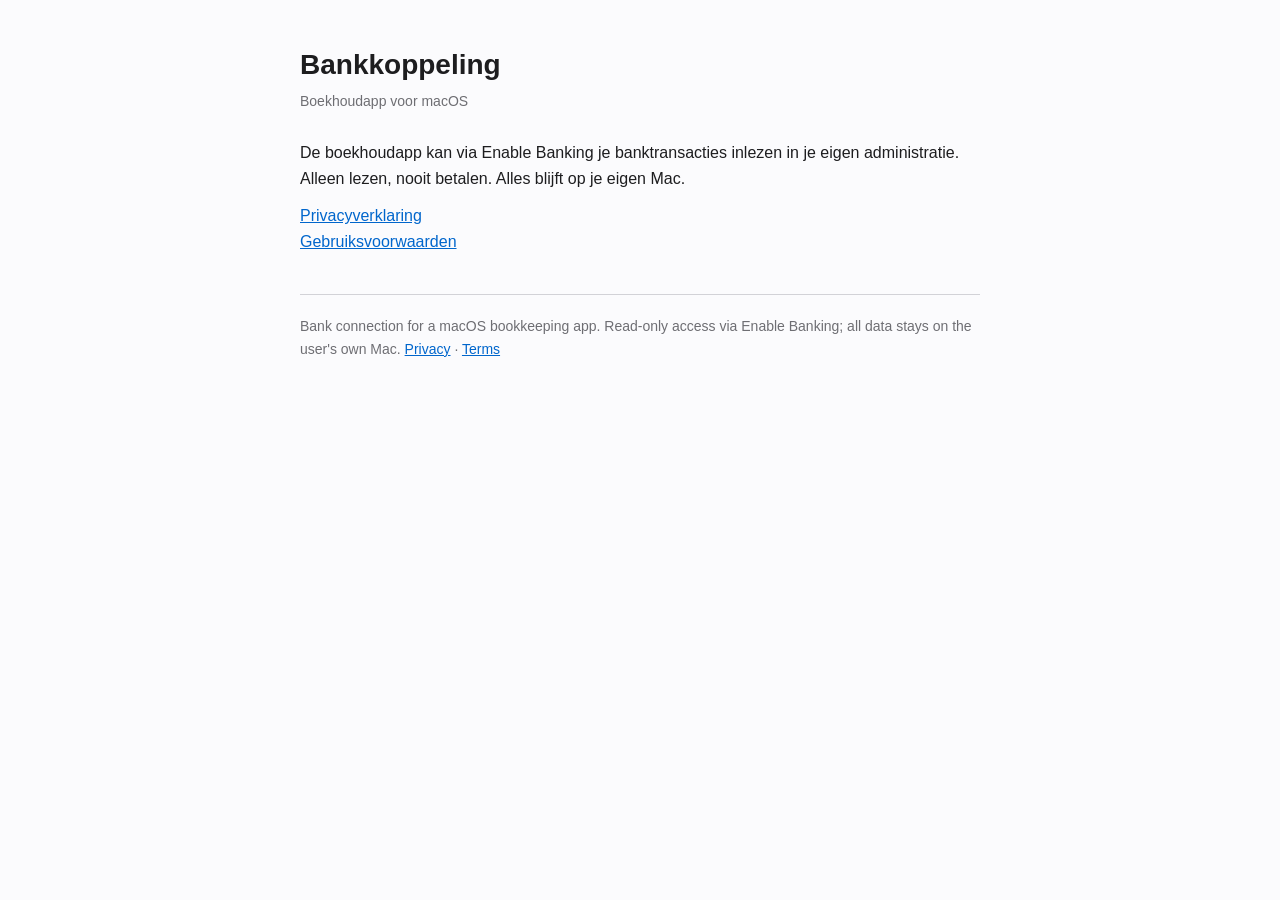
<file: index.html>
<!doctype html>
<html lang="nl">
<head>
<meta charset="utf-8">
<meta name="viewport" content="width=device-width, initial-scale=1">
<title>Bankkoppeling</title>
<link rel="stylesheet" href="stijl.css">
</head>
<body>
<main>
<h1>Bankkoppeling</h1>
<p class="datum">Boekhoudapp voor macOS</p>
<p>De boekhoudapp kan via Enable Banking je banktransacties inlezen in je eigen administratie. Alleen lezen, nooit betalen. Alles blijft op je eigen Mac.</p>
<p><a href="privacy.html">Privacyverklaring</a><br><a href="voorwaarden.html">Gebruiksvoorwaarden</a></p>
<p class="en">Bank connection for a macOS bookkeeping app. Read-only access via Enable Banking; all data stays on the user's own Mac. <a href="privacy.html">Privacy</a> · <a href="voorwaarden.html">Terms</a></p>
</main>
</body>
</html>
</file>
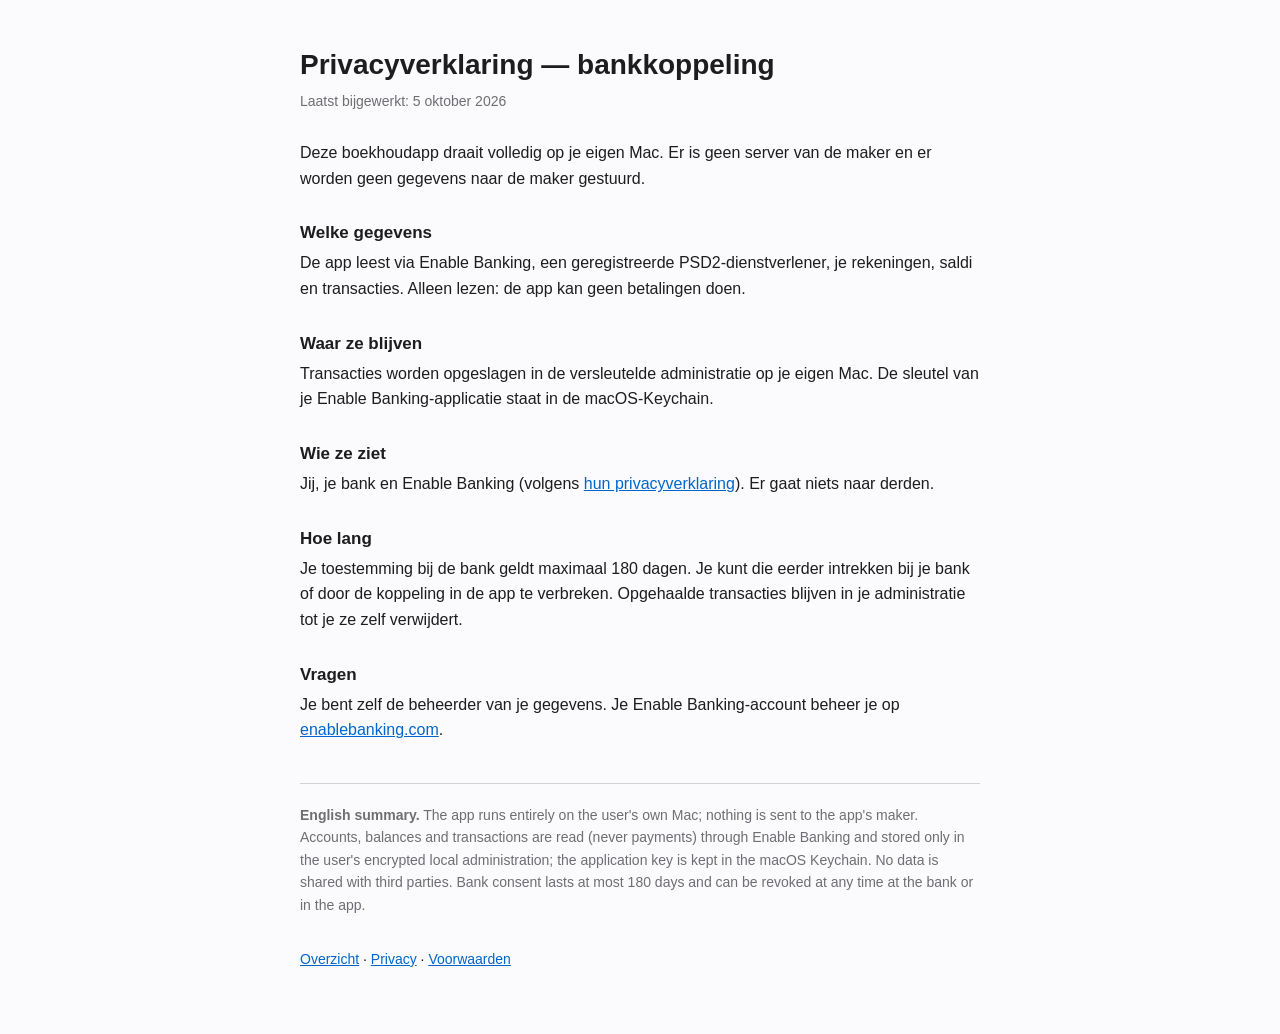
<file: privacy.html>
<!doctype html>
<html lang="nl">
<head>
<meta charset="utf-8">
<meta name="viewport" content="width=device-width, initial-scale=1">
<title>Privacyverklaring</title>
<link rel="stylesheet" href="stijl.css">
</head>
<body>
<main>
<h1>Privacyverklaring — bankkoppeling</h1>
<p class="datum">Laatst bijgewerkt: 5 oktober 2026</p>
<p>Deze boekhoudapp draait volledig op je eigen Mac. Er is geen server van de maker en er worden geen gegevens naar de maker gestuurd.</p>
<h2>Welke gegevens</h2>
<p>De app leest via Enable Banking, een geregistreerde PSD2-dienstverlener, je rekeningen, saldi en transacties. Alleen lezen: de app kan geen betalingen doen.</p>
<h2>Waar ze blijven</h2>
<p>Transacties worden opgeslagen in de versleutelde administratie op je eigen Mac. De sleutel van je Enable Banking-applicatie staat in de macOS-Keychain.</p>
<h2>Wie ze ziet</h2>
<p>Jij, je bank en Enable Banking (volgens <a href="https://enablebanking.com/privacy-policy/">hun privacyverklaring</a>). Er gaat niets naar derden.</p>
<h2>Hoe lang</h2>
<p>Je toestemming bij de bank geldt maximaal 180 dagen. Je kunt die eerder intrekken bij je bank of door de koppeling in de app te verbreken. Opgehaalde transacties blijven in je administratie tot je ze zelf verwijdert.</p>
<h2>Vragen</h2>
<p>Je bent zelf de beheerder van je gegevens. Je Enable Banking-account beheer je op <a href="https://enablebanking.com">enablebanking.com</a>.</p>
<p class="en"><strong>English summary.</strong> The app runs entirely on the user's own Mac; nothing is sent to the app's maker. Accounts, balances and transactions are read (never payments) through Enable Banking and stored only in the user's encrypted local administration; the application key is kept in the macOS Keychain. No data is shared with third parties. Bank consent lasts at most 180 days and can be revoked at any time at the bank or in the app.</p>
<nav><a href="index.html">Overzicht</a> · <a href="privacy.html">Privacy</a> · <a href="voorwaarden.html">Voorwaarden</a></nav>
</main>
</body>
</html>
</file>
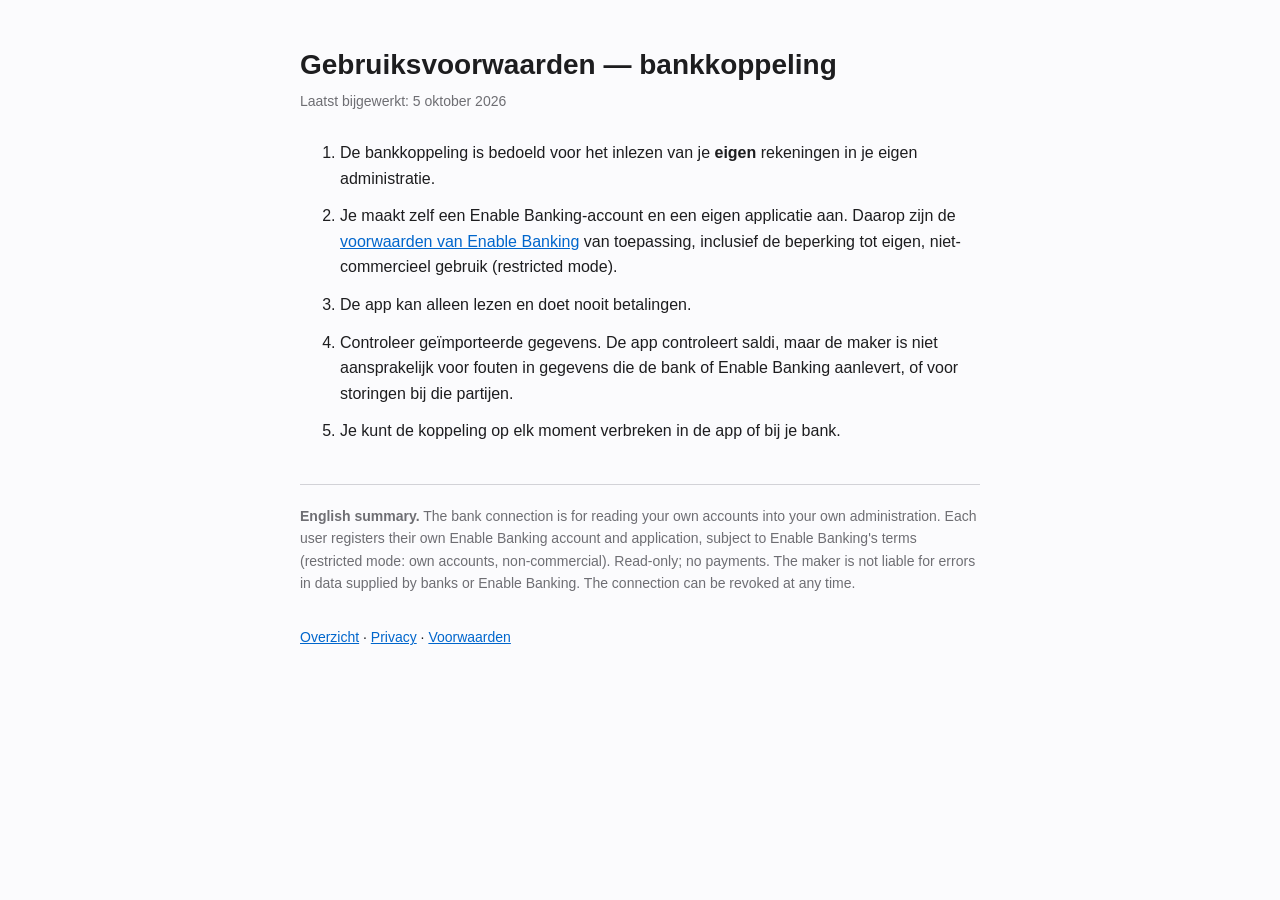
<file: voorwaarden.html>
<!doctype html>
<html lang="nl">
<head>
<meta charset="utf-8">
<meta name="viewport" content="width=device-width, initial-scale=1">
<title>Gebruiksvoorwaarden</title>
<link rel="stylesheet" href="stijl.css">
</head>
<body>
<main>
<h1>Gebruiksvoorwaarden — bankkoppeling</h1>
<p class="datum">Laatst bijgewerkt: 5 oktober 2026</p>
<ol>
<li>De bankkoppeling is bedoeld voor het inlezen van je <strong>eigen</strong> rekeningen in je eigen administratie.</li>
<li>Je maakt zelf een Enable Banking-account en een eigen applicatie aan. Daarop zijn de <a href="https://enablebanking.com/terms-of-service/">voorwaarden van Enable Banking</a> van toepassing, inclusief de beperking tot eigen, niet-commercieel gebruik (restricted mode).</li>
<li>De app kan alleen lezen en doet nooit betalingen.</li>
<li>Controleer geïmporteerde gegevens. De app controleert saldi, maar de maker is niet aansprakelijk voor fouten in gegevens die de bank of Enable Banking aanlevert, of voor storingen bij die partijen.</li>
<li>Je kunt de koppeling op elk moment verbreken in de app of bij je bank.</li>
</ol>
<p class="en"><strong>English summary.</strong> The bank connection is for reading your own accounts into your own administration. Each user registers their own Enable Banking account and application, subject to Enable Banking's terms (restricted mode: own accounts, non-commercial). Read-only; no payments. The maker is not liable for errors in data supplied by banks or Enable Banking. The connection can be revoked at any time.</p>
<nav><a href="index.html">Overzicht</a> · <a href="privacy.html">Privacy</a> · <a href="voorwaarden.html">Voorwaarden</a></nav>
</main>
</body>
</html>
</file>
<file: stijl.css>
:root { color-scheme: light dark; --tekst:#1d1d1f; --zacht:#6e6e73; --achtergrond:#fbfbfd; --link:#0066cc; --lijn:#d2d2d7; }
@media (prefers-color-scheme: dark) { :root { --tekst:#f5f5f7; --zacht:#a1a1a6; --achtergrond:#1c1c1e; --link:#4da3ff; --lijn:#3a3a3c; } }
body { margin:0; background:var(--achtergrond); color:var(--tekst); font:16px/1.6 -apple-system, BlinkMacSystemFont, "SF Pro Text", "Helvetica Neue", sans-serif; }
main { max-width:680px; margin:0 auto; padding:48px 16px 64px; }
h1 { font-size:28px; line-height:1.2; margin:0 0 8px; }
h2 { font-size:17px; margin:28px 0 4px; }
p, li { margin:0 0 12px; }
a { color:var(--link); }
.datum { color:var(--zacht); font-size:14px; margin-bottom:28px; }
.en { margin-top:40px; padding-top:20px; border-top:1px solid var(--lijn); color:var(--zacht); font-size:14px; }
nav { margin-top:32px; font-size:14px; }
</file>
